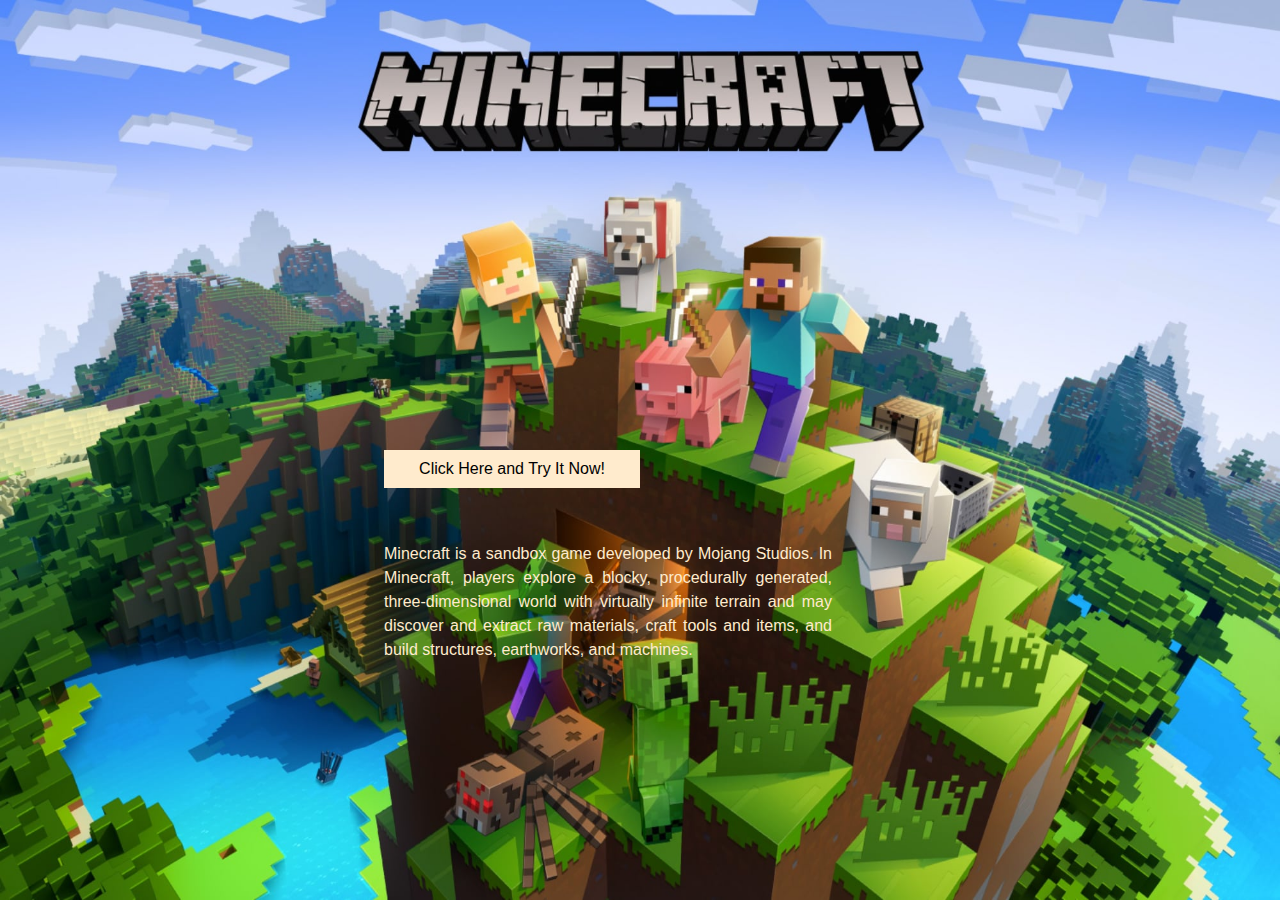
<file: Minecraft-main2/index.html>
<!DOCTYPE html>
<html lang="en">
<head>
    <meta charset="UTF-8">
    <meta http-equiv="X-UA-Compatible" content="IE=edge">
    <meta name="viewport" content="width=device-width, initial-scale=1.0">
    <link rel="stylesheet" href="styleWelcome.css">
    <link href="https://fonts.cdnfonts.com/css/minecraft-4" rel="stylesheet">
    <title>Welcome to MINECRAFT</title>
    
</head>
<body>
<img src="assets/pictures/minecraft-page-2-image.jpg" alt="mincraft_picture">
<a class="cube" id = 'start' href="page2.html">Click Here and Try It Now!</a>
<p class="cube">
    Minecraft is a sandbox game developed by Mojang Studios. In Minecraft, players explore a blocky, procedurally generated, three-dimensional world with virtually infinite terrain
    and may discover and extract raw materials, craft tools and items, and build structures, earthworks, and machines.
</p>
</body>
</html>
</file>
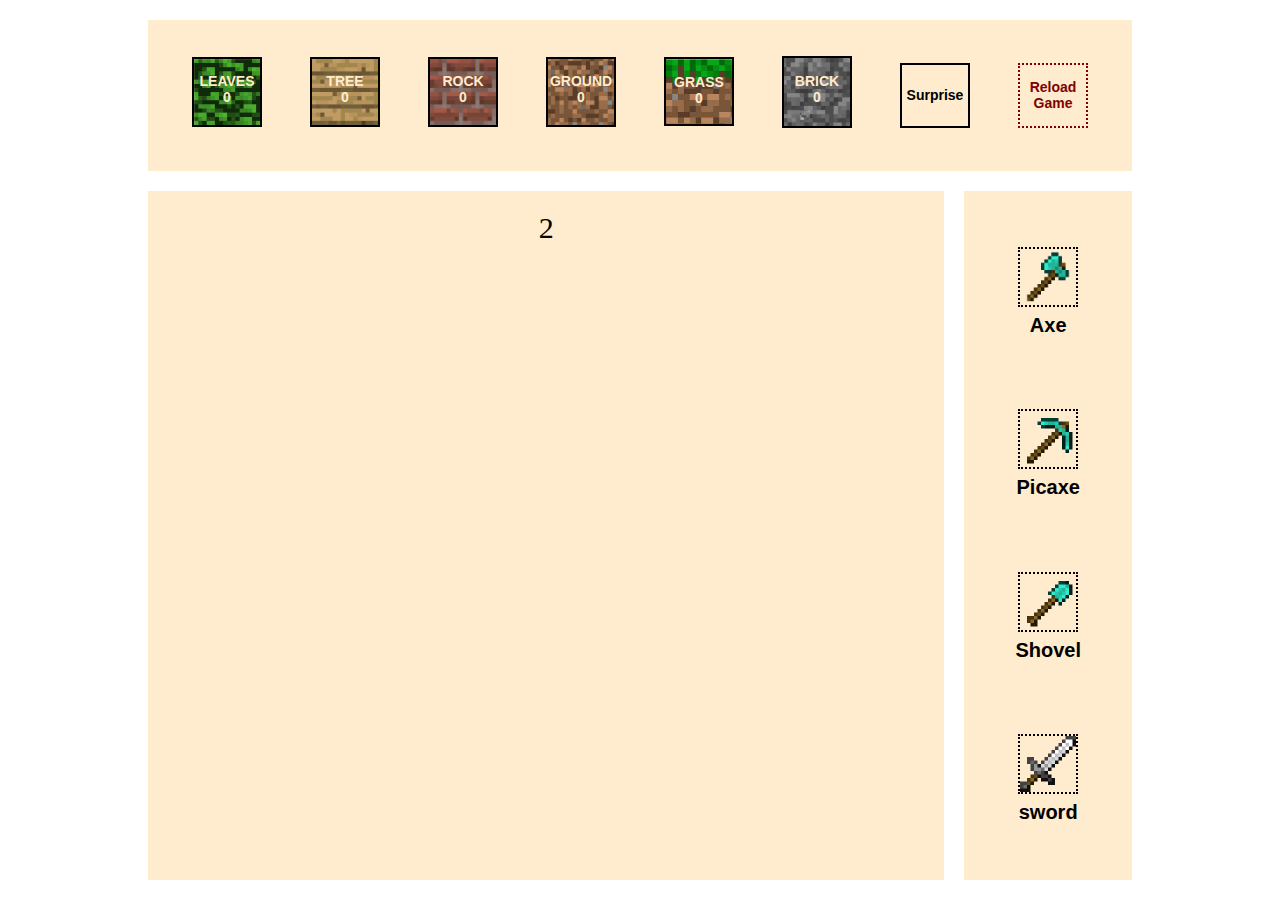
<file: Minecraft-main2/page2.html>
<!DOCTYPE html>
<html lang="en">
<head>
    <meta charset="UTF-8">
    <meta http-equiv="X-UA-Compatible" content="IE=edge">
    <meta name="viewport" content="width=device-width, initial-scale=1.0">
    <title>Play The Game!</title>
    <script src="game.js" defer></script>
    <link rel="stylesheet" href="Game.css">
</head>
<body>
    <main>
        <!-- The upper Menu -->
        <div class="mainContainer">
            <div class="item item1">
                <!-- <div class="box1">1</div>
                <div class="box1">2</div> -->
                <div class="box1">
                    <p class="inner">LEAVES <br> 0</p>
                    <img src="assets/pictures/big/treeGreen.jpeg" alt="">
                </div>
                <!-- <div class="box1">4</div> -->
                <div class="box1">
                    <p class="inner">TREE <br> 0</p>
                    <img src="assets/pictures/big/treeBrown.jpeg" alt="">
                </div>
                <!-- <div class="box1">6</div> -->
                <div class="box1">
                    <p class="inner">ROCK <br> 0</p>
                    <img src="assets/pictures/big/Red-Brick-Block-300x300.png" alt="">
                </div>
                <!-- <div class="box1">8</div> -->
                <div class="box1">
                    <p class="inner">GROUND <br> 0</p>
                    <img src="assets/pictures/big/ground.jpeg" alt="">
                </div>
                <!-- <div class="box1">10</div> -->
                <div class="box1">
                    <p class="inner">GRASS <br> 0</p>
                    <img src="assets/pictures/big/grassWithGround.jpeg" alt="">
                </div>
                <!-- <div class="box1">12</div> -->
                <div class="box1">
                    <p class="inner">BRICK <br> 0</p>
                    <img src="assets/pictures/big/brick.jpeg" alt="">
                </div>
                <!-- <div class="box1">14</div> -->
                <div class="box1 surprise">
                    <p>
                        Surprise
                    </p>
                </div>
                <!-- <div class="box1">16</div> -->
                <div class="box1 reload">
                    <p>
                      Reload Game
                    </p>
                </div>
                <!-- <div class="box1">18</div> -->
            </div>
            <!-- The Game Menu  -->
            <div class="item item2">2</div>
            <!-- The Right Menu -->
            <div class="item item3">
                <div>
                    <img src="assets/pictures/little/axe2..png" alt="">
                    <p>Axe</p>
                </div>
                <div>
                    <img src="assets/pictures/little/pickaxe2.png" alt="">
                    <p>Picaxe</p>
                </div>
                <div>
                    <img src="assets/pictures/little/shovel2.png" alt="">
                    <p>Shovel</p>
                </div>
                <div>
                    <img src="assets/pictures/little/sword.png" alt="">
                    <p>sword</p>
                </div>
                <!-- <div>2</div>
                <div>3</div>
                <div>4</div> -->
            </div>
        </div>
    </main>

    
</body>
</html>
</file>
<file: Minecraft-main2/styleWelcome.css>
@import url('https://fonts.cdnfonts.com/css/minecraft-4');

* {
    padding: 0;
    margin: 0;
    box-sizing: border-box;
}

body {
    position: relative;
}

img {
    position: absolute;
    width: 100vw;
    height: 100vh;
    z-index: -1;
}

#start {
    display: block;
    padding: 10px;
    color: black;
    background-color: blanchedalmond;
    position: absolute;
    top: 50vh;
    left: 30vw;
    z-index: 0;
    text-align: center;
}

#start:hover {
    color: white;
    background-color: #d2c961;
}

#start:active {
    background-color: #635b06;
}

.cube {
    font-size: 1rem;
    font-family: 'Minecraft', sans-serif;
    color: blanchedalmond;
    text-decoration: none;
    width: 20vw;
    text-align: justify;
}


p.cube {
    display: block;
    width: 35vw;
    position: absolute;
    top: 58vh;
    left: 30vw;
    line-height: 1.5rem;
    padding: 20px 0;
}

@media (max-width: 768px) {


    p.cube {
        overflow: auto;
        width: 35vw;
        height: 35vh;
        color: blanchedalmond;
        position: absolute;
        top: 60vh;
    }

    #start {
        width: 35vw;
    }


}
</file>
<file: Minecraft-main2/Game.css>
/* .containerGame {
    display: grid;
    grid-template-rows: repeat(18, auto);
    grid-template-columns: repeat(18, auto);
    gap: 10px;
}

.child {
    width: 100px;
    height: 100px;
    background-color: black;
} */
/* grid with lots of children ! ! ! */
/* need to add div with class containerGame */

* {
    padding: 0;
    margin: 0;
    box-sizing: border-box;
}

/* The Upper Menu */
.mainContainer {
    display: grid;
    grid-template-columns: repeat(18, auto);
    grid-template-rows: repeat(10, auto);
    width: 80vw;
    height: 100vh;
    padding: 20px;
    gap: 20px;
    background: white;
    position: absolute;
    left: 10vw;
}

.item {
    background: blanchedalmond;
    justify-content: center;
    align-items: center;
    text-align: center;
    padding: 20px;
    font-size: 30px;
}

.item1 {
    display: flex;
    justify-content: space-around;
    grid-area: 1 / 1 / 1 / 19;
}

.item2 {
    grid-area: 2 / 1 / 11 / 17;
}

.item3 {
    grid-area: 2 / 17 / 11 / 19;
}

.box1 {
    cursor: pointer;
}

.box1 img {
    position: relative;
    width: 70px;
    border: 2px solid black;
    z-index: 0;
}

.box1 p {
    display: flex;
    align-items: center;
    justify-content: center;
    font-family: arial;
    font-size: 14px;
    width: 70px;
    height: 65px;
    /* border: 2px solid black; */
}

.box1.surprise p {
    color: black;
    padding: 5px;
    font-family: arial;
    font-size: 14px;
    font-weight: 900;
    width: 70px;
    height: 65px;
    border: 2px solid black;
}

.box1.reload p {
    color: maroon;
    font-family: arial;
    font-size: 14px;
    font-weight: 900;
    width: 70px;
    height: 65px;
    border: 2px dotted maroon;
}

.inner {
    font-family: Arial, Helvetica, sans-serif;
    font-size: 10px;
    font-weight: bold;
    color: blanchedalmond;
    position: absolute;
    z-index: 1;


}

/* The Right Menu */
.item3 {
    display: flex;
    flex-direction: column;
    align-items: center;
    justify-content: space-around;
}

.item3 img {
    width: 60px;
    border: 2px dotted black;
}

.item3 p {
    font-family: Arial, Helvetica, sans-serif;
    font-size: 20px;
    font-weight: 600;
}
</file>
